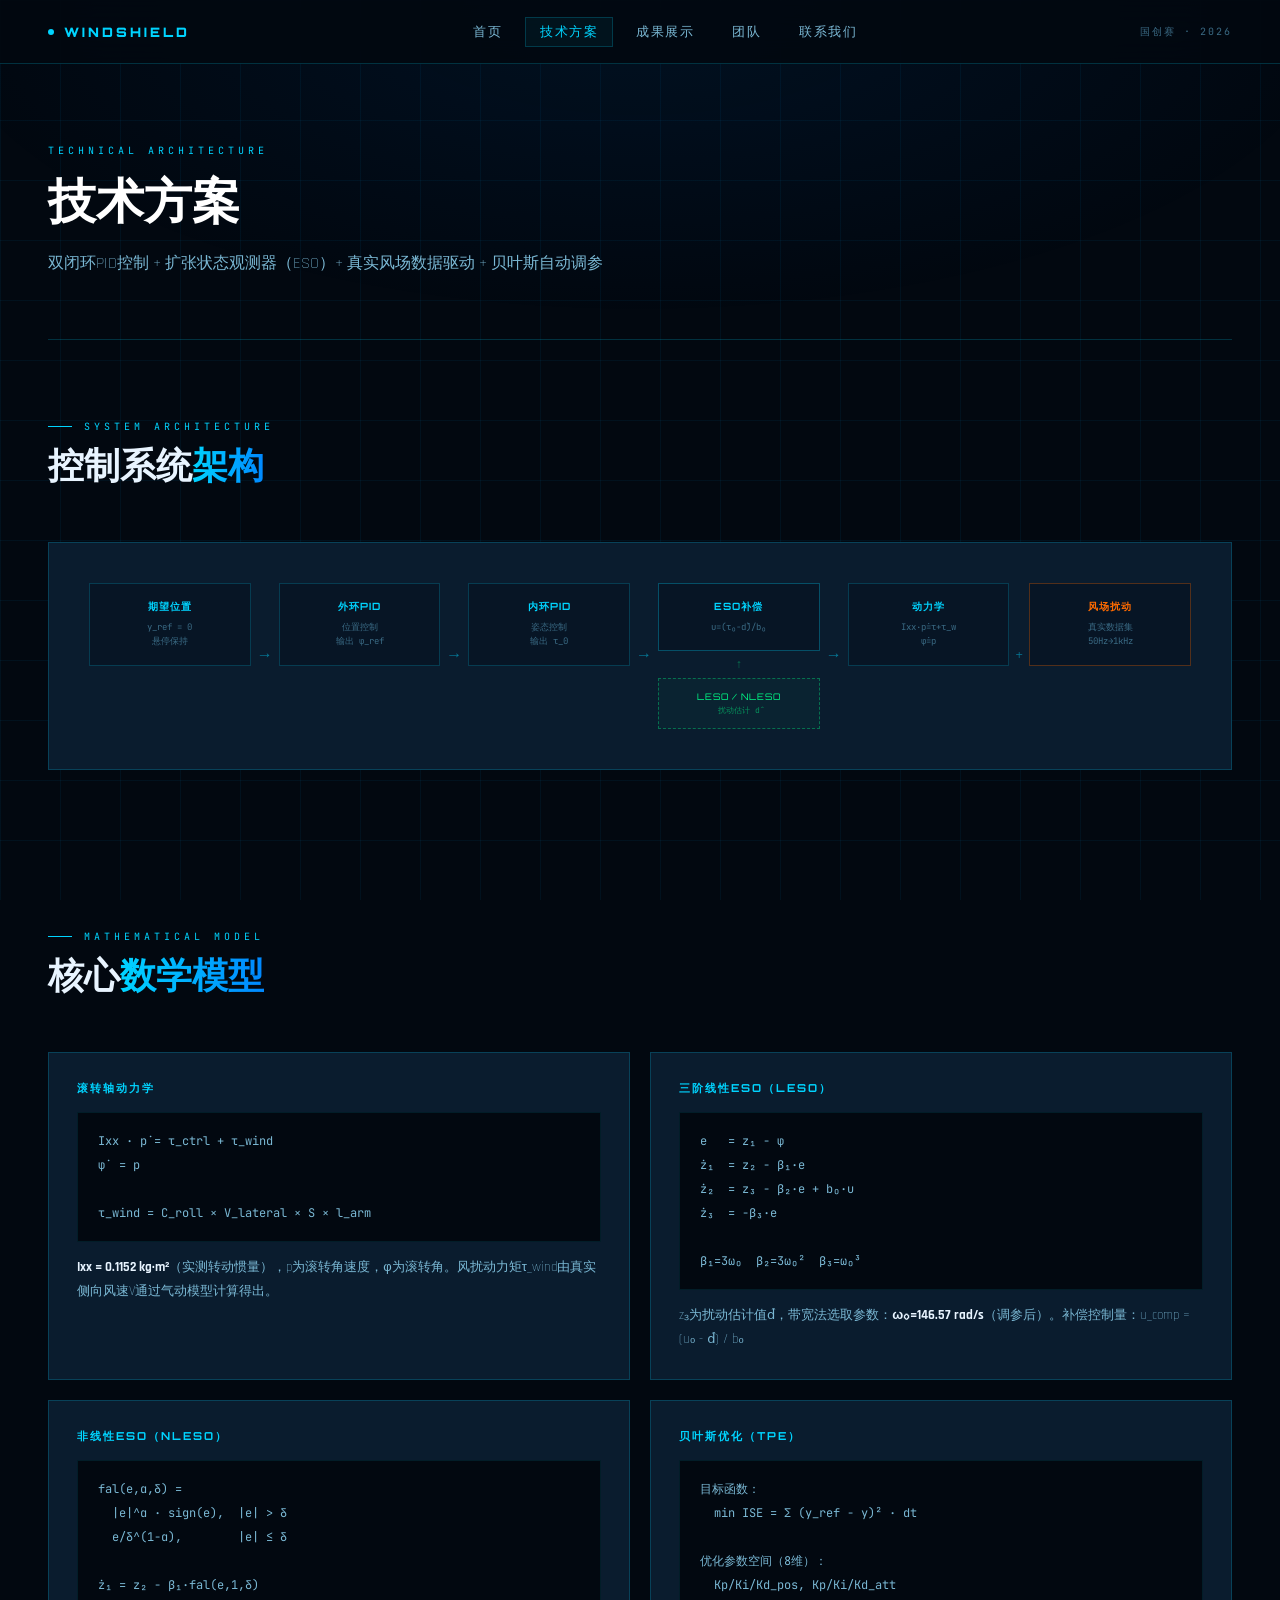
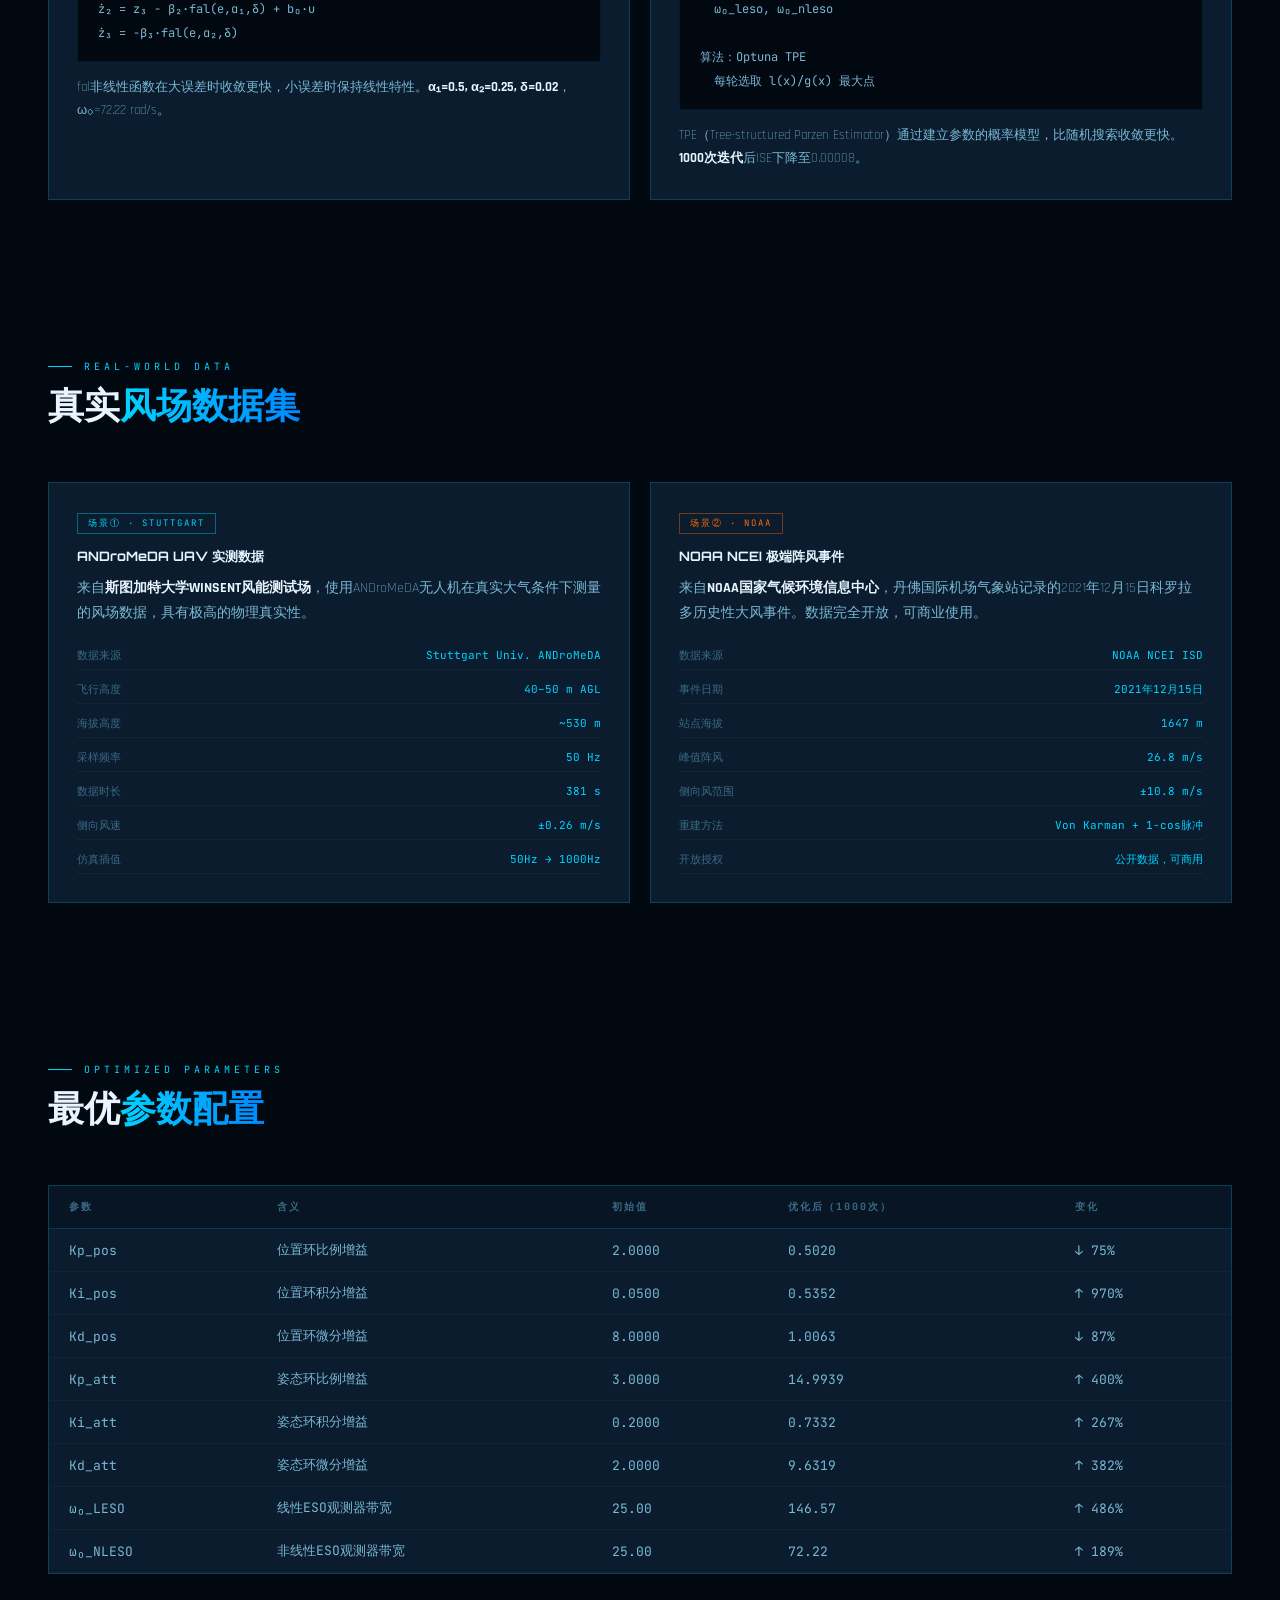
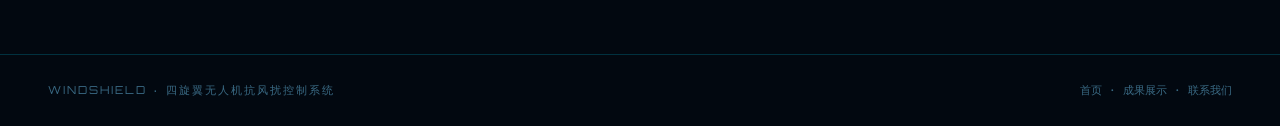
<file: technology.html>
<!DOCTYPE html>
<html lang="zh-CN">
<head>
<meta charset="UTF-8">
<meta name="viewport" content="width=device-width,initial-scale=1.0">
<title>技术方案 · WindShield</title>
<link rel="stylesheet" href="shared.css">
<style>
.page-hero{
  padding:80px 0 60px;border-bottom:1px solid var(--border);
}
.page-hero-label{
  font-family:'JetBrains Mono',monospace;font-size:10px;
  color:var(--cyan);letter-spacing:4px;text-transform:uppercase;
  margin-bottom:12px;
}
.page-hero-title{
  font-family:'Orbitron',monospace;font-size:clamp(28px,4vw,48px);
  font-weight:900;color:#fff;margin-bottom:16px;
}
.page-hero-sub{font-size:16px;color:var(--text-2);font-weight:300;max-width:600px;line-height:1.8;}

/* arch */
.arch-wrap{
  background:var(--bg-card);border:1px solid var(--border);
  padding:40px;overflow-x:auto;
}
.arch-flow{
  display:flex;align-items:stretch;gap:0;min-width:700px;
}
.arch-node{display:flex;flex-direction:column;align-items:center;flex:1;}
.arch-box{
  width:100%;padding:16px 10px;
  border:1px solid var(--border);background:var(--bg-panel);
  text-align:center;transition:all .3s;cursor:default;
}
.arch-box:hover{border-color:var(--cyan);background:rgba(0,212,255,.05);}
.arch-box-t{
  font-family:'Orbitron',monospace;font-size:10px;font-weight:700;
  color:var(--cyan);letter-spacing:1px;text-transform:uppercase;margin-bottom:6px;
}
.arch-box-s{font-family:'JetBrains Mono',monospace;font-size:9px;color:var(--text-3);line-height:1.6;}
.arch-arrow{
  display:flex;align-items:center;padding:0 6px;
  color:var(--cyan);font-size:16px;opacity:.5;flex-shrink:0;align-self:center;
}
.arch-eso-col{
  display:flex;flex-direction:column;align-items:center;flex:1;gap:6px;
}
.arch-eso-box{
  width:100%;padding:12px 8px;text-align:center;
  border:1px dashed rgba(0,255,136,.35);background:rgba(0,255,136,.03);
}
.arch-eso-t{font-family:'Orbitron',monospace;font-size:9px;color:var(--green);letter-spacing:1px;}
.arch-eso-s{font-family:'JetBrains Mono',monospace;font-size:8px;color:rgba(0,255,136,.5);margin-top:3px;}
.arch-up-arrow{font-size:12px;color:rgba(0,255,136,.4);}

/* formula */
.formula-grid{display:grid;grid-template-columns:1fr 1fr;gap:20px;}
.formula-card{
  background:var(--bg-card);border:1px solid var(--border);padding:28px;
}
.formula-title{
  font-family:'Orbitron',monospace;font-size:11px;font-weight:700;
  color:var(--cyan);letter-spacing:2px;text-transform:uppercase;margin-bottom:16px;
}
.formula-block{
  background:var(--bg-void);border:1px solid rgba(0,212,255,.1);
  padding:16px 20px;font-family:'JetBrains Mono',monospace;
  font-size:12px;color:var(--text-2);line-height:2;
  white-space:pre;overflow-x:auto;
}
.formula-note{font-size:13px;color:var(--text-2);margin-top:14px;line-height:1.8;font-weight:300;}
.formula-note strong{color:var(--text-1);}

/* data sources */
.ds-grid{display:grid;grid-template-columns:1fr 1fr;gap:20px;}
.ds-card{
  background:var(--bg-card);border:1px solid var(--border);
  padding:28px;position:relative;overflow:hidden;
}
.ds-tag{
  display:inline-block;font-family:'JetBrains Mono',monospace;
  font-size:9px;padding:3px 10px;letter-spacing:2px;
  text-transform:uppercase;margin-bottom:14px;
}
.ds-tag-s{border:1px solid rgba(0,212,255,.4);color:var(--cyan);}
.ds-tag-n{border:1px solid rgba(255,107,0,.4);color:var(--orange);}
.ds-title{font-family:'Orbitron',monospace;font-size:13px;font-weight:700;color:var(--text-1);margin-bottom:10px;}
.ds-body{font-size:14px;color:var(--text-2);line-height:1.8;font-weight:300;margin-bottom:16px;}
.ds-body strong{color:var(--text-1);}
.ds-specs{display:flex;flex-direction:column;gap:6px;}
.ds-spec{
  display:flex;justify-content:space-between;
  font-family:'JetBrains Mono',monospace;font-size:11px;
  padding:6px 0;border-bottom:1px solid rgba(255,255,255,.04);
}
.ds-spec-k{color:var(--text-3);}
.ds-spec-v{color:var(--cyan);}

/* params table */
.params-wrap{background:var(--bg-card);border:1px solid var(--border);overflow:hidden;}
</style>
</head>
<body>
<nav>
  <a class="nav-logo" href="index.html"><div class="nav-logo-dot"></div>WINDSHIELD</a>
  <ul class="nav-links">
    <li><a href="index.html">首页</a></li>
    <li><a href="technology.html" class="active">技术方案</a></li>
    <li><a href="results.html">成果展示</a></li>
    <li><a href="team.html">团队</a></li>
    <li><a href="contact.html">联系我们</a></li>
  </ul>
  <div class="nav-right">国创赛 · 2026</div>
</nav>

<div class="page-wrap">
<div class="container">

<div class="page-hero fade">
  <div class="page-hero-label">Technical Architecture</div>
  <div class="page-hero-title">技术方案</div>
  <div class="page-hero-sub">双闭环PID控制 + 扩张状态观测器（ESO）+ 真实风场数据驱动 + 贝叶斯自动调参</div>
</div>

<!-- ARCH -->
<section>
  <div class="section-head fade">
    <div class="section-eyebrow">System Architecture</div>
    <div class="section-title">控制系统<span>架构</span></div>
  </div>
  <div class="arch-wrap fade">
    <div class="arch-flow">
      <div class="arch-node">
        <div class="arch-box">
          <div class="arch-box-t">期望位置</div>
          <div class="arch-box-s">y_ref = 0<br>悬停保持</div>
        </div>
      </div>
      <div class="arch-arrow">→</div>
      <div class="arch-node">
        <div class="arch-box">
          <div class="arch-box-t">外环PID</div>
          <div class="arch-box-s">位置控制<br>输出 φ_ref</div>
        </div>
      </div>
      <div class="arch-arrow">→</div>
      <div class="arch-node">
        <div class="arch-box">
          <div class="arch-box-t">内环PID</div>
          <div class="arch-box-s">姿态控制<br>输出 τ_0</div>
        </div>
      </div>
      <div class="arch-arrow">→</div>
      <div class="arch-eso-col">
        <div class="arch-box" style="border-color:rgba(0,212,255,.3)">
          <div class="arch-box-t">ESO补偿</div>
          <div class="arch-box-s">u=(τ₀−d̂)/b₀</div>
        </div>
        <div class="arch-up-arrow">↑</div>
        <div class="arch-eso-box">
          <div class="arch-eso-t">LESO / NLESO</div>
          <div class="arch-eso-s">扰动估计 d̂</div>
        </div>
      </div>
      <div class="arch-arrow">→</div>
      <div class="arch-node">
        <div class="arch-box">
          <div class="arch-box-t">动力学</div>
          <div class="arch-box-s">Ixx·ṗ=τ+τ_w<br>φ̇=p</div>
        </div>
      </div>
      <div class="arch-arrow">+</div>
      <div class="arch-node">
        <div class="arch-box" style="border-color:rgba(255,107,0,.3)">
          <div class="arch-box-t" style="color:var(--orange)">风场扰动</div>
          <div class="arch-box-s">真实数据集<br>50Hz→1kHz</div>
        </div>
      </div>
    </div>
  </div>
</section>

<!-- FORMULAS -->
<section>
  <div class="section-head fade">
    <div class="section-eyebrow">Mathematical Model</div>
    <div class="section-title">核心<span>数学模型</span></div>
  </div>
  <div class="formula-grid">
    <div class="formula-card fade">
      <div class="formula-title">滚转轴动力学</div>
      <div class="formula-block">Ixx · ṗ = τ_ctrl + τ_wind
φ̇  = p

τ_wind = C_roll × V_lateral × S × l_arm</div>
      <div class="formula-note">
        <strong>Ixx = 0.1152 kg·m²</strong>（实测转动惯量），p为滚转角速度，φ为滚转角。风扰动力矩τ_wind由真实侧向风速V通过气动模型计算得出。
      </div>
    </div>
    <div class="formula-card fade" style="transition-delay:.1s">
      <div class="formula-title">三阶线性ESO（LESO）</div>
      <div class="formula-block">e   = z₁ - φ
ż₁  = z₂ - β₁·e
ż₂  = z₃ - β₂·e + b₀·u
ż₃  = -β₃·e

β₁=3ω₀  β₂=3ω₀²  β₃=ω₀³</div>
      <div class="formula-note">
        z₃为扰动估计值d̂，带宽法选取参数：<strong>ω₀=146.57 rad/s</strong>（调参后）。补偿控制量：u_comp = (u₀ - d̂) / b₀
      </div>
    </div>
    <div class="formula-card fade" style="transition-delay:.2s">
      <div class="formula-title">非线性ESO（NLESO）</div>
      <div class="formula-block">fal(e,α,δ) =
  |e|^α · sign(e),  |e| > δ
  e/δ^(1-α),        |e| ≤ δ

ż₁ = z₂ - β₁·fal(e,1,δ)
ż₂ = z₃ - β₂·fal(e,α₁,δ) + b₀·u
ż₃ = -β₃·fal(e,α₂,δ)</div>
      <div class="formula-note">
        fal非线性函数在大误差时收敛更快，小误差时保持线性特性。<strong>α₁=0.5, α₂=0.25, δ=0.02</strong>，ω₀=72.22 rad/s。
      </div>
    </div>
    <div class="formula-card fade" style="transition-delay:.3s">
      <div class="formula-title">贝叶斯优化（TPE）</div>
      <div class="formula-block">目标函数：
  min ISE = Σ (y_ref - y)² · dt

优化参数空间（8维）：
  Kp/Ki/Kd_pos, Kp/Ki/Kd_att
  ω₀_leso, ω₀_nleso

算法：Optuna TPE
  每轮选取 l(x)/g(x) 最大点</div>
      <div class="formula-note">
        TPE（Tree-structured Parzen Estimator）通过建立参数的概率模型，比随机搜索收敛更快。<strong>1000次迭代</strong>后ISE下降至0.00008。
      </div>
    </div>
  </div>
</section>

<!-- DATA SOURCES -->
<section>
  <div class="section-head fade">
    <div class="section-eyebrow">Real-World Data</div>
    <div class="section-title">真实<span>风场数据集</span></div>
  </div>
  <div class="ds-grid">
    <div class="ds-card fade">
      <div class="ds-tag ds-tag-s">场景① · Stuttgart</div>
      <div class="ds-title">ANDroMeDA UAV 实测数据</div>
      <div class="ds-body">
        来自<strong>斯图加特大学WINSENT风能测试场</strong>，使用ANDroMeDA无人机在真实大气条件下测量的风场数据，具有极高的物理真实性。
      </div>
      <div class="ds-specs">
        <div class="ds-spec"><span class="ds-spec-k">数据来源</span><span class="ds-spec-v">Stuttgart Univ. ANDroMeDA</span></div>
        <div class="ds-spec"><span class="ds-spec-k">飞行高度</span><span class="ds-spec-v">40–50 m AGL</span></div>
        <div class="ds-spec"><span class="ds-spec-k">海拔高度</span><span class="ds-spec-v">~530 m</span></div>
        <div class="ds-spec"><span class="ds-spec-k">采样频率</span><span class="ds-spec-v">50 Hz</span></div>
        <div class="ds-spec"><span class="ds-spec-k">数据时长</span><span class="ds-spec-v">381 s</span></div>
        <div class="ds-spec"><span class="ds-spec-k">侧向风速</span><span class="ds-spec-v">±0.26 m/s</span></div>
        <div class="ds-spec"><span class="ds-spec-k">仿真插值</span><span class="ds-spec-v">50Hz → 1000Hz</span></div>
      </div>
    </div>
    <div class="ds-card fade" style="transition-delay:.1s">
      <div class="ds-tag ds-tag-n">场景② · NOAA</div>
      <div class="ds-title">NOAA NCEI 极端阵风事件</div>
      <div class="ds-body">
        来自<strong>NOAA国家气候环境信息中心</strong>，丹佛国际机场气象站记录的2021年12月15日科罗拉多历史性大风事件。数据完全开放，可商业使用。
      </div>
      <div class="ds-specs">
        <div class="ds-spec"><span class="ds-spec-k">数据来源</span><span class="ds-spec-v">NOAA NCEI ISD</span></div>
        <div class="ds-spec"><span class="ds-spec-k">事件日期</span><span class="ds-spec-v">2021年12月15日</span></div>
        <div class="ds-spec"><span class="ds-spec-k">站点海拔</span><span class="ds-spec-v">1647 m</span></div>
        <div class="ds-spec"><span class="ds-spec-k">峰值阵风</span><span class="ds-spec-v">26.8 m/s</span></div>
        <div class="ds-spec"><span class="ds-spec-k">侧向风范围</span><span class="ds-spec-v">±10.8 m/s</span></div>
        <div class="ds-spec"><span class="ds-spec-k">重建方法</span><span class="ds-spec-v">Von Karman + 1-cos脉冲</span></div>
        <div class="ds-spec"><span class="ds-spec-k">开放授权</span><span class="ds-spec-v">公开数据，可商用</span></div>
      </div>
    </div>
  </div>
</section>

<!-- PARAMS -->
<section>
  <div class="section-head fade">
    <div class="section-eyebrow">Optimized Parameters</div>
    <div class="section-title">最优<span>参数配置</span></div>
  </div>
  <div class="params-wrap fade">
    <table class="data-table">
      <thead>
        <tr>
          <th>参数</th><th>含义</th><th>初始值</th><th>优化后（1000次）</th><th>变化</th>
        </tr>
      </thead>
      <tbody>
        <tr><td class="td-name">Kp_pos</td><td>位置环比例增益</td><td>2.0000</td><td class="td-hi">0.5020</td><td>↓ 75%</td></tr>
        <tr><td class="td-name">Ki_pos</td><td>位置环积分增益</td><td>0.0500</td><td class="td-hi">0.5352</td><td>↑ 970%</td></tr>
        <tr><td class="td-name">Kd_pos</td><td>位置环微分增益</td><td>8.0000</td><td class="td-hi">1.0063</td><td>↓ 87%</td></tr>
        <tr><td class="td-name">Kp_att</td><td>姿态环比例增益</td><td>3.0000</td><td class="td-hi">14.9939</td><td>↑ 400%</td></tr>
        <tr><td class="td-name">Ki_att</td><td>姿态环积分增益</td><td>0.2000</td><td class="td-hi">0.7332</td><td>↑ 267%</td></tr>
        <tr><td class="td-name">Kd_att</td><td>姿态环微分增益</td><td>2.0000</td><td class="td-hi">9.6319</td><td>↑ 382%</td></tr>
        <tr><td class="td-name">ω₀_LESO</td><td>线性ESO观测器带宽</td><td>25.00</td><td class="td-hi">146.57</td><td>↑ 486%</td></tr>
        <tr><td class="td-name">ω₀_NLESO</td><td>非线性ESO观测器带宽</td><td>25.00</td><td class="td-hi">72.22</td><td>↑ 189%</td></tr>
      </tbody>
    </table>
  </div>
</section>

</div>
<footer>
  <div class="footer-l">WINDSHIELD · 四旋翼无人机抗风扰控制系统</div>
  <div class="footer-r"><a href="index.html">首页</a> · <a href="results.html">成果展示</a> · <a href="contact.html">联系我们</a></div>
</footer>
</div>

<script>
const obs=new IntersectionObserver(els=>{els.forEach(e=>{if(e.isIntersecting)e.target.classList.add('visible');});},{threshold:.12});
document.querySelectorAll('.fade').forEach(el=>obs.observe(el));
</script>
</body>
</html>
</file>
<file: shared.css>
/* ============================================================
   shared.css — 四旋翼抗风扰控制系统 · 公共样式
   ============================================================ */
@import url('https://fonts.googleapis.com/css2?family=Orbitron:wght@400;600;800;900&family=Rajdhani:wght@300;400;500;600;700&family=JetBrains+Mono:wght@300;400;500&display=swap');

:root {
  --bg-void:    #020810;
  --bg-deep:    #040d1a;
  --bg-panel:   #071525;
  --bg-card:    #0a1c2e;
  --cyan:       #00d4ff;
  --blue:       #0088ff;
  --green:      #00ff88;
  --orange:     #ff6b00;
  --red:        #ff2244;
  --border:     rgba(0,212,255,0.2);
  --text-1:     #e8f4ff;
  --text-2:     #7ab8d4;
  --text-3:     #3a6a84;
  --grid:       rgba(0,180,255,0.06);
}

*{margin:0;padding:0;box-sizing:border-box;}
html{scroll-behavior:smooth;}
body{
  background:var(--bg-void);
  color:var(--text-1);
  font-family:'Rajdhani',sans-serif;
  font-weight:400;
  overflow-x:hidden;
}

/* grid bg */
body::before{
  content:'';position:fixed;inset:0;
  background-image:linear-gradient(var(--grid) 1px,transparent 1px),
                   linear-gradient(90deg,var(--grid) 1px,transparent 1px);
  background-size:60px 60px;pointer-events:none;z-index:0;
}
body::after{
  content:'';position:fixed;inset:0;
  background:radial-gradient(ellipse 80% 50% at 50% 0%,rgba(0,100,200,.1) 0%,transparent 70%);
  pointer-events:none;z-index:0;
}

/* ── NAV ── */
nav{
  position:fixed;top:0;left:0;right:0;z-index:200;
  display:flex;align-items:center;justify-content:space-between;
  padding:0 48px;height:64px;
  background:rgba(2,8,16,.9);backdrop-filter:blur(20px);
  border-bottom:1px solid var(--border);
}
.nav-logo{
  font-family:'Orbitron',monospace;font-size:13px;font-weight:900;
  color:var(--cyan);letter-spacing:3px;text-decoration:none;
  display:flex;align-items:center;gap:10px;
}
.nav-logo-dot{width:6px;height:6px;background:var(--cyan);border-radius:50%;animation:pulse 2s infinite;}
@keyframes pulse{0%,100%{opacity:1;transform:scale(1);}50%{opacity:.4;transform:scale(.7);}}
.nav-links{display:flex;gap:8px;list-style:none;}
.nav-links a{
  font-family:'Rajdhani',sans-serif;font-size:13px;font-weight:500;
  color:var(--text-2);text-decoration:none;letter-spacing:1.5px;
  text-transform:uppercase;padding:6px 14px;
  border:1px solid transparent;transition:all .2s;
}
.nav-links a:hover,.nav-links a.active{
  color:var(--cyan);border-color:var(--border);
  background:rgba(0,212,255,.05);
}
.nav-right{
  font-family:'JetBrains Mono',monospace;font-size:10px;
  color:var(--text-3);letter-spacing:2px;
}

/* ── COMMON LAYOUT ── */
.page-wrap{position:relative;z-index:1;padding-top:64px;}
.container{max-width:1300px;margin:0 auto;padding:0 48px;}
section{padding:80px 0;}

.section-head{margin-bottom:56px;}
.section-eyebrow{
  font-family:'JetBrains Mono',monospace;font-size:10px;
  color:var(--cyan);letter-spacing:4px;text-transform:uppercase;
  margin-bottom:10px;display:flex;align-items:center;gap:12px;
}
.section-eyebrow::before{content:'';width:24px;height:1px;background:var(--cyan);}
.section-title{
  font-family:'Orbitron',monospace;
  font-size:clamp(22px,2.8vw,36px);font-weight:800;
  color:var(--text-1);line-height:1.2;
}
.section-title span{
  background:linear-gradient(90deg,var(--cyan),var(--blue));
  -webkit-background-clip:text;-webkit-text-fill-color:transparent;
}
.section-divider{
  width:100%;height:1px;
  background:linear-gradient(90deg,transparent,var(--border) 40%,var(--border) 60%,transparent);
}

/* ── CARDS ── */
.card{
  background:var(--bg-card);border:1px solid var(--border);
  padding:28px;position:relative;overflow:hidden;
  transition:border-color .3s,transform .3s;
}
.card:hover{border-color:rgba(0,212,255,.45);transform:translateY(-2px);}
.card::before{
  content:'';position:absolute;top:0;left:0;right:0;height:2px;
  background:linear-gradient(90deg,var(--cyan),transparent);
}
.card-title{
  font-family:'Orbitron',monospace;font-size:12px;font-weight:700;
  color:var(--cyan);letter-spacing:2px;text-transform:uppercase;margin-bottom:12px;
}
.card-body{font-size:15px;color:var(--text-2);line-height:1.8;font-weight:300;}
.card-body strong{color:var(--text-1);font-weight:600;}

/* ── BUTTONS ── */
.btn{
  display:inline-flex;align-items:center;gap:8px;
  font-family:'Orbitron',monospace;font-size:11px;font-weight:700;
  letter-spacing:2px;text-transform:uppercase;text-decoration:none;
  padding:12px 28px;border:1px solid var(--cyan);
  color:var(--cyan);background:transparent;cursor:pointer;
  transition:all .2s;
}
.btn:hover{background:rgba(0,212,255,.1);}
.btn-fill{background:var(--cyan);color:var(--bg-void);}
.btn-fill:hover{background:#00eeff;}

/* ── STAT ── */
.stat-num{
  font-family:'Orbitron',monospace;font-weight:900;
  color:var(--cyan);line-height:1;
}
.stat-label{
  font-family:'JetBrains Mono',monospace;font-size:10px;
  color:var(--text-3);letter-spacing:2px;text-transform:uppercase;
  margin-top:4px;
}

/* ── TABLE ── */
.data-table{width:100%;border-collapse:collapse;}
.data-table th{
  font-family:'JetBrains Mono',monospace;font-size:10px;
  letter-spacing:2px;color:var(--text-3);text-transform:uppercase;
  text-align:left;padding:14px 20px;
  border-bottom:1px solid var(--border);background:var(--bg-panel);
}
.data-table td{
  font-family:'JetBrains Mono',monospace;font-size:13px;
  padding:12px 20px;border-bottom:1px solid rgba(255,255,255,.03);
  color:var(--text-2);
}
.data-table tr:hover td{background:rgba(0,212,255,.02);}
.td-hi{color:var(--green);}
.td-mid{color:var(--cyan);}
.td-lo{color:var(--orange);}
.td-name{color:var(--text-1);}

/* ── FOOTER ── */
footer{
  position:relative;z-index:1;
  border-top:1px solid var(--border);
  padding:28px 48px;
  display:flex;justify-content:space-between;align-items:center;
  flex-wrap:wrap;gap:12px;
}
.footer-l{font-family:'Orbitron',monospace;font-size:11px;color:var(--text-3);letter-spacing:2px;}
.footer-r{font-family:'JetBrains Mono',monospace;font-size:11px;color:var(--text-3);}
footer a{color:var(--text-3);text-decoration:none;}
footer a:hover{color:var(--cyan);}

/* ── FADE IN ── */
.fade{opacity:0;transform:translateY(24px);transition:opacity .7s,transform .7s;}
.fade.visible{opacity:1;transform:none;}
</file>
